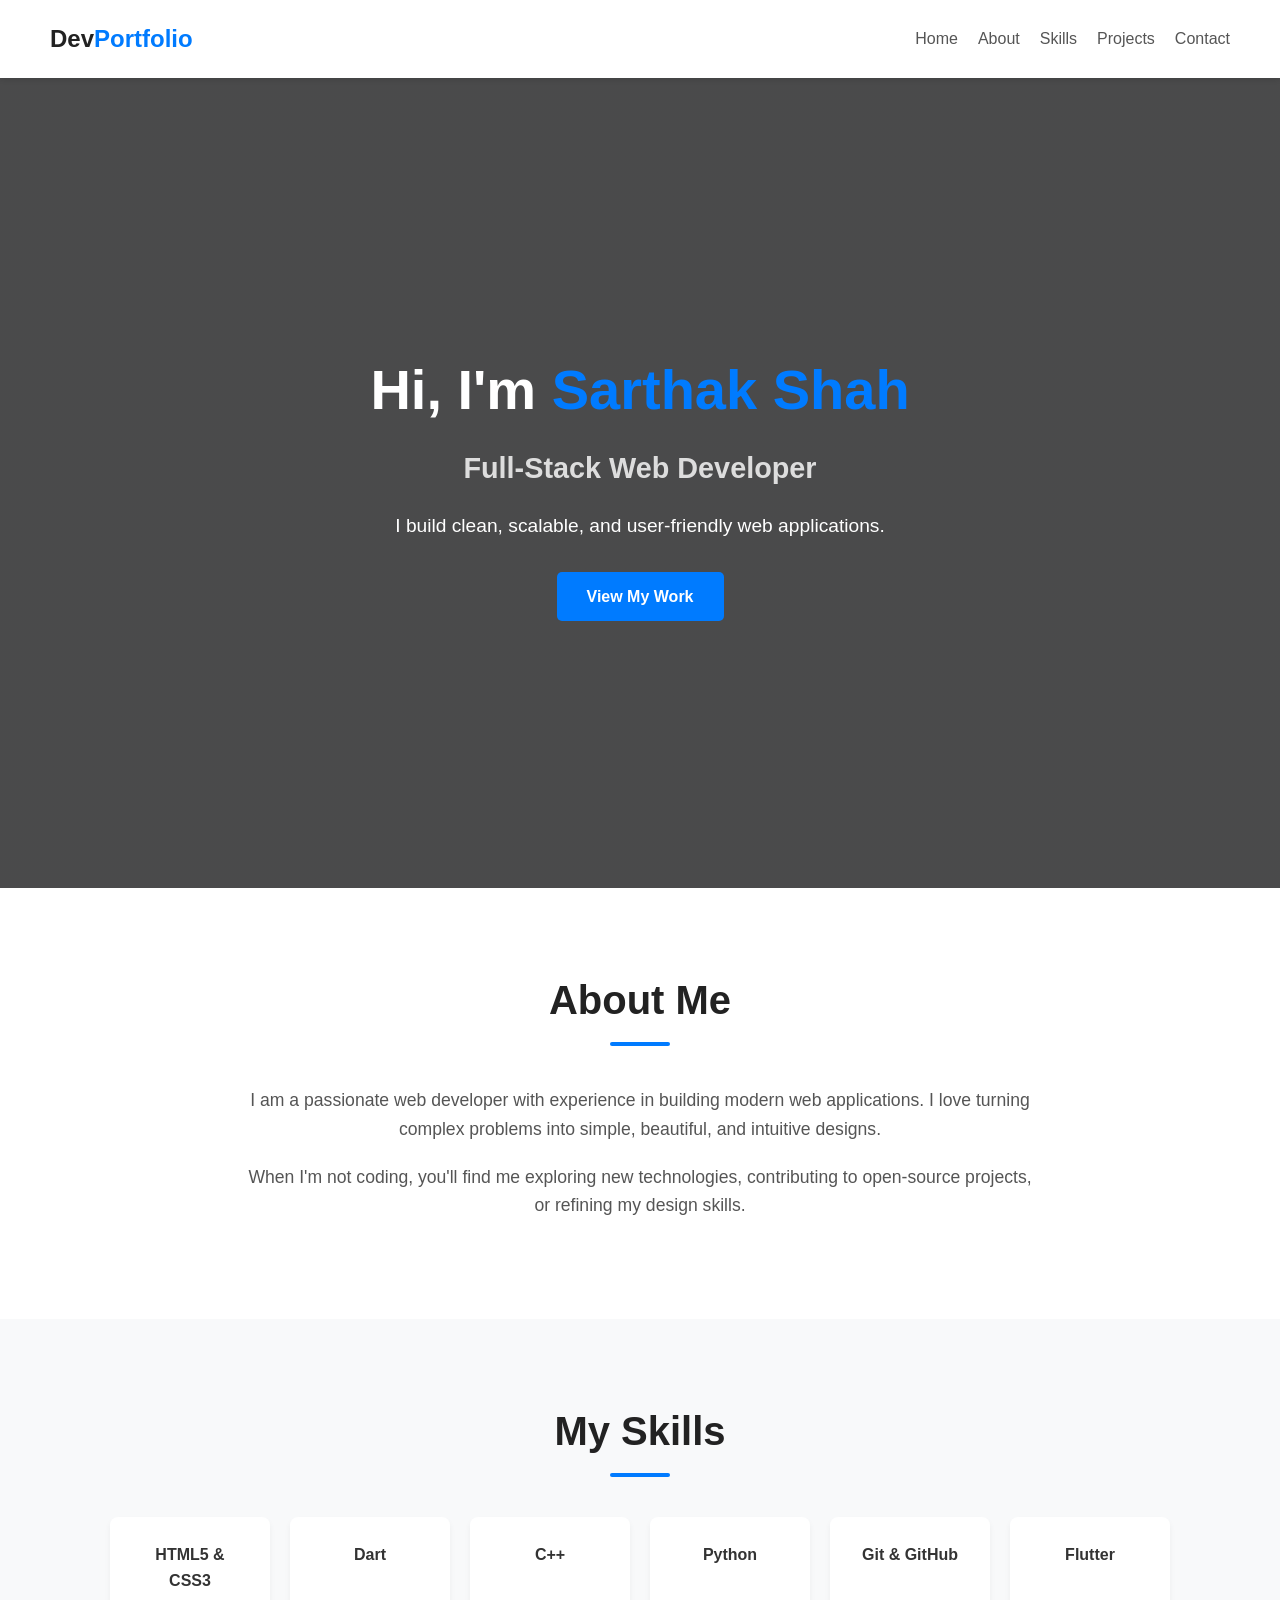
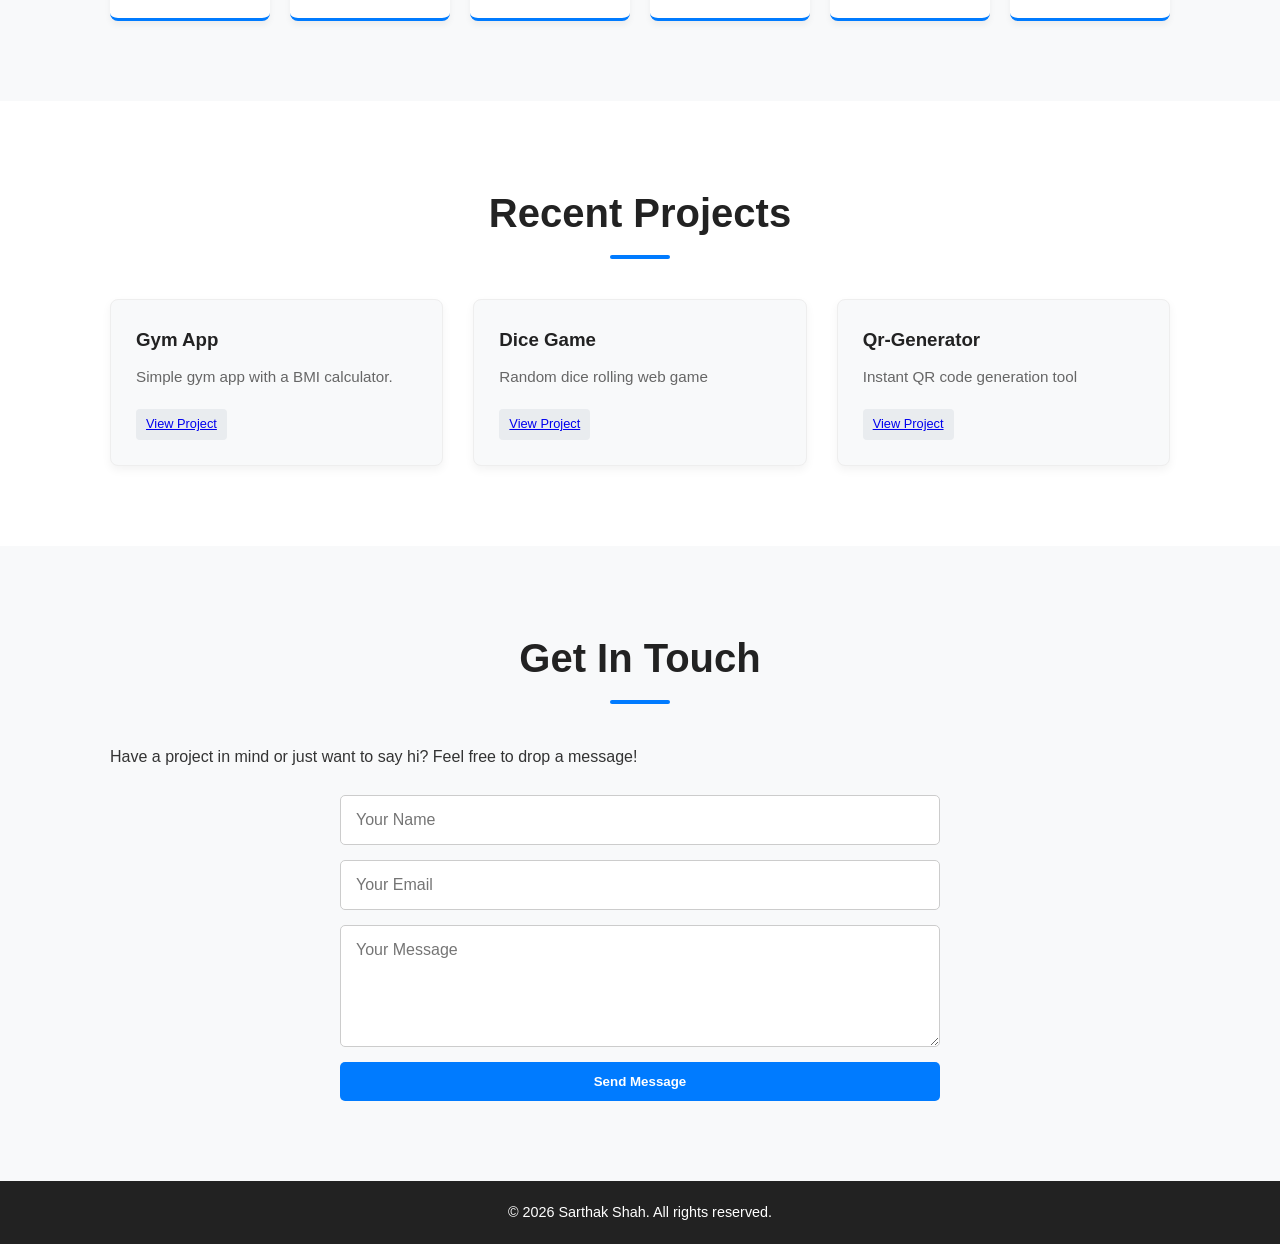
<file: index.html>
<!DOCTYPE html>
<html lang="en">

<head>
    <meta charset="UTF-8">
    <meta name="viewport" content="width=device-width, initial-scale=1.0">
    <title>Web Developer Portfolio</title>
    <link rel="stylesheet" href="style.css">
</head>

<body>

    <header class="navbar">
        <div class="logo">Dev<span>Portfolio</span></div>
        <nav>
            <ul class="nav-links">
                <li><a href="#home">Home</a></li>
                <li><a href="#about">About</a></li>
                <li><a href="#skills">Skills</a></li>
                <li><a href="#projects">Projects</a></li>
                <li><a href="#contact">Contact</a></li>
            </ul>
        </nav>
    </header>

    <section id="home" class="hero">
        <div class="hero-content">
            <h1>Hi, I'm <span class="highlight">Sarthak Shah</span></h1>
            <h2>Full-Stack Web Developer</h2>
            <p>I build clean, scalable, and user-friendly web applications.</p>
            <a href="#projects" class="btn">View My Work</a>
        </div>
    </section>

    <section id="about" class="about">
        <div class="container">
            <h2>About Me</h2>
            <div class="about-flex">
                <div class="about-text">
                    <p>I am a passionate web developer with experience in building modern web applications. I love
                        turning complex problems into simple, beautiful, and intuitive designs.</p>
                    <p>When I'm not coding, you'll find me exploring new technologies, contributing to open-source
                        projects, or refining my design skills.</p>
                </div>
            </div>
        </div>
    </section>

    <section id="skills" class="skills">
        <div class="container">
            <h2>My Skills</h2>
            <div class="skills-grid">
                <div class="skill-card">HTML5 & CSS3</div>
                <div class="skill-card">Dart </div>
                <div class="skill-card">C++</div>
                <div class="skill-card">Python</div>
                <div class="skill-card">Git & GitHub</div>
                <div class="skill-card">Flutter</div>
            </div>
        </div>
    </section>

    <section id="projects" class="projects">
        <div class="container">
            <h2>Recent Projects</h2>
            <div class="projects-grid">
                <div class="project-card">
                    <div class="project-info">
                        <h3>Gym App</h3>
                        <p>Simple gym app with a BMI calculator.</p>
                        <span class="tech-tag"><a href="https://sarthak3622.github.io/fitzonegym/">View Project</a></span>
                    </div>
                </div>
                <div class="project-card">
                    <div class="project-info">
                        <h3>Dice Game</h3>
                        <p>Random dice rolling web game</p>
                        <span class="tech-tag"><a href="Diceegame/index.html" target="_blank">View Project</a></span>
                    </div>
                </div>
                <div class="project-card">
                    <div class="project-info">
                        <h3>Qr-Generator</h3>
                        <p>Instant QR code generation tool</p>
                        <span class="tech-tag"><a href="https://sarthak3622.github.io/qrgenerator/indexx.html" target="_blank">View Project</a></span>
                    </div>
                </div>
            </div>
        </div>
    </section>

    <section id="contact" class="contact">
        <div class="container">
            <h2>Get In Touch</h2>
            <p>Have a project in mind or just want to say hi? Feel free to drop a message!</p><br>
            <form class="contact-form">
                <input type="text" placeholder="Your Name" required>
                <input type="email" placeholder="Your Email" required>
                <textarea rows="5" placeholder="Your Message" required></textarea>
                <button type="submit" class="btn">Send Message</button>
            </form>
        </div>
    </section>

    <footer>
        <p>&copy; 2026 Sarthak Shah. All rights reserved.</p>
    </footer>

</body>

</html>
</file>
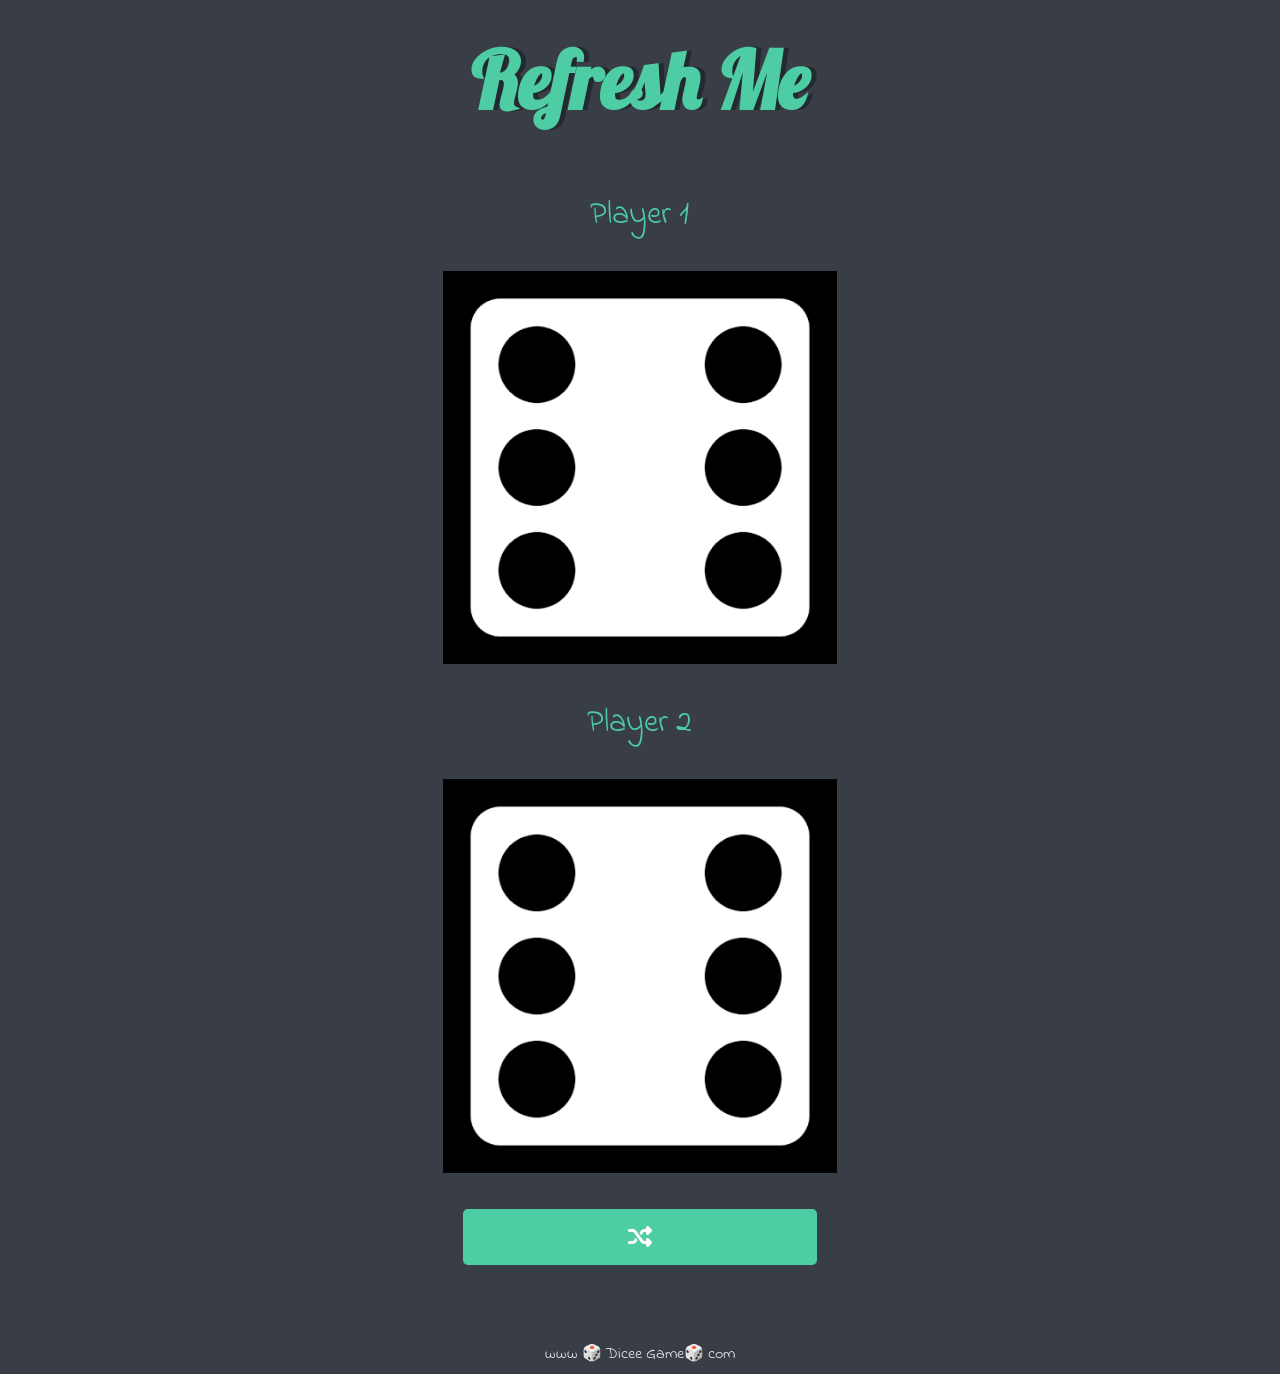
<file: Diceegame/index.html>
<!DOCTYPE html>
<html lang="en" dir="ltr">

<head>
  <meta charset="UTF-8">
  <meta name="viewport" content="width=device-width, initial-scale=1.0">
  <title>Dicee</title>
  <link rel="stylesheet" href="styles.css">
  <link href="https://fonts.googleapis.com/css?family=Indie+Flower|Lobster" rel="stylesheet">
  <link rel="stylesheet" href="https://cdnjs.cloudflare.com/ajax/libs/font-awesome/6.5.1/css/all.min.css"
    integrity="sha512-DTOQO9RWCH3ppGqcWaEA1BIZOC6xxalwEsw9c2QQeAIftl+Vegovlnee1c9QX4TctnWMn13TZye+giMm8e2LwA=="
    crossorigin="anonymous" referrerpolicy="no-referrer" />
</head>

<body>
  <div class="container">
    <h1>Refresh Me</h1>
    <div class="dice">
      <p>Player 1</p>
      <img class="img1" src="./images/dice6.png">
    </div>
    <div class="dice">
      <p>Player 2</p>
      <img class="img2" src="./images/dice6.png">
    </div>
    <div class="button-container">
      <button>
        <i class="fa-solid fa-shuffle"></i>
      </button>
    </div>
  </div>
  <script src="./dice.js"></script>
</body>
<footer>
  www 🎲 Dicee Game🎲 com
</footer>
</body>

</html>
</file>
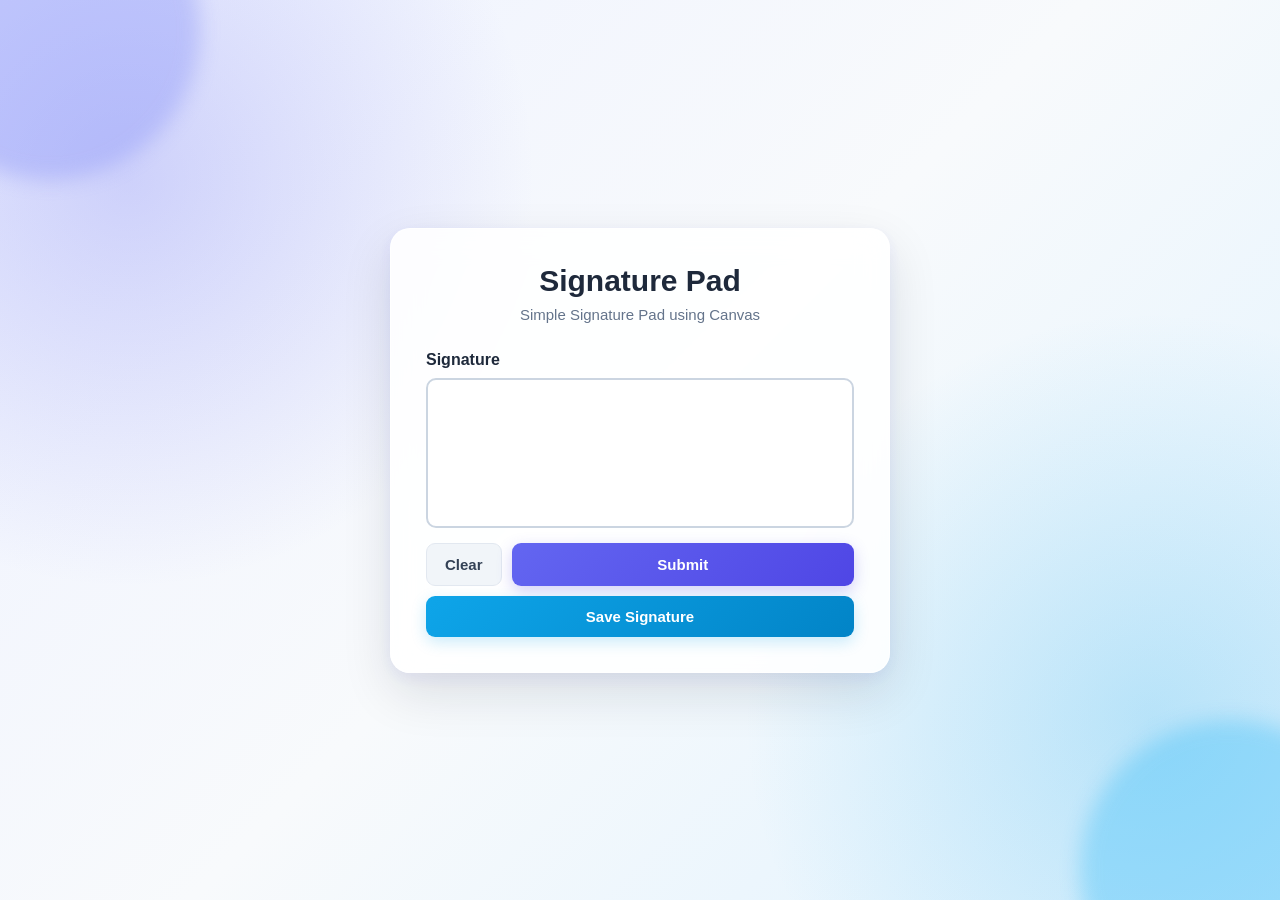
<file: signature_pad/index.html>
<!DOCTYPE html>
<html lang="en">

<head>
  <meta charset="UTF-8">
  <meta name="viewport" content="width=device-width, initial-scale=1.0">
  <title>Signature Pad</title>
  <link rel="stylesheet" href="style.css">
</head>

<body>

  <form class="signature-pad-form">

    <h1>Signature Pad</h1>

    <p class="description">
      Simple Signature Pad using Canvas
    </p>

    <label for="signature">Signature</label>

    <canvas
      id="signature"
      width="300"
      height="150"
      class="signature-pad">
    </canvas>

    <div class="buttons">

      <button type="button" class="clear-button">
        Clear
      </button>

      <button type="submit" class="submit-button">
        Submit
      </button>

    </div>

    <button type="button" class="save-button">
      Save Signature
    </button>

  </form>

  <script src="script.js"></script>

</body>

</html>
</file>
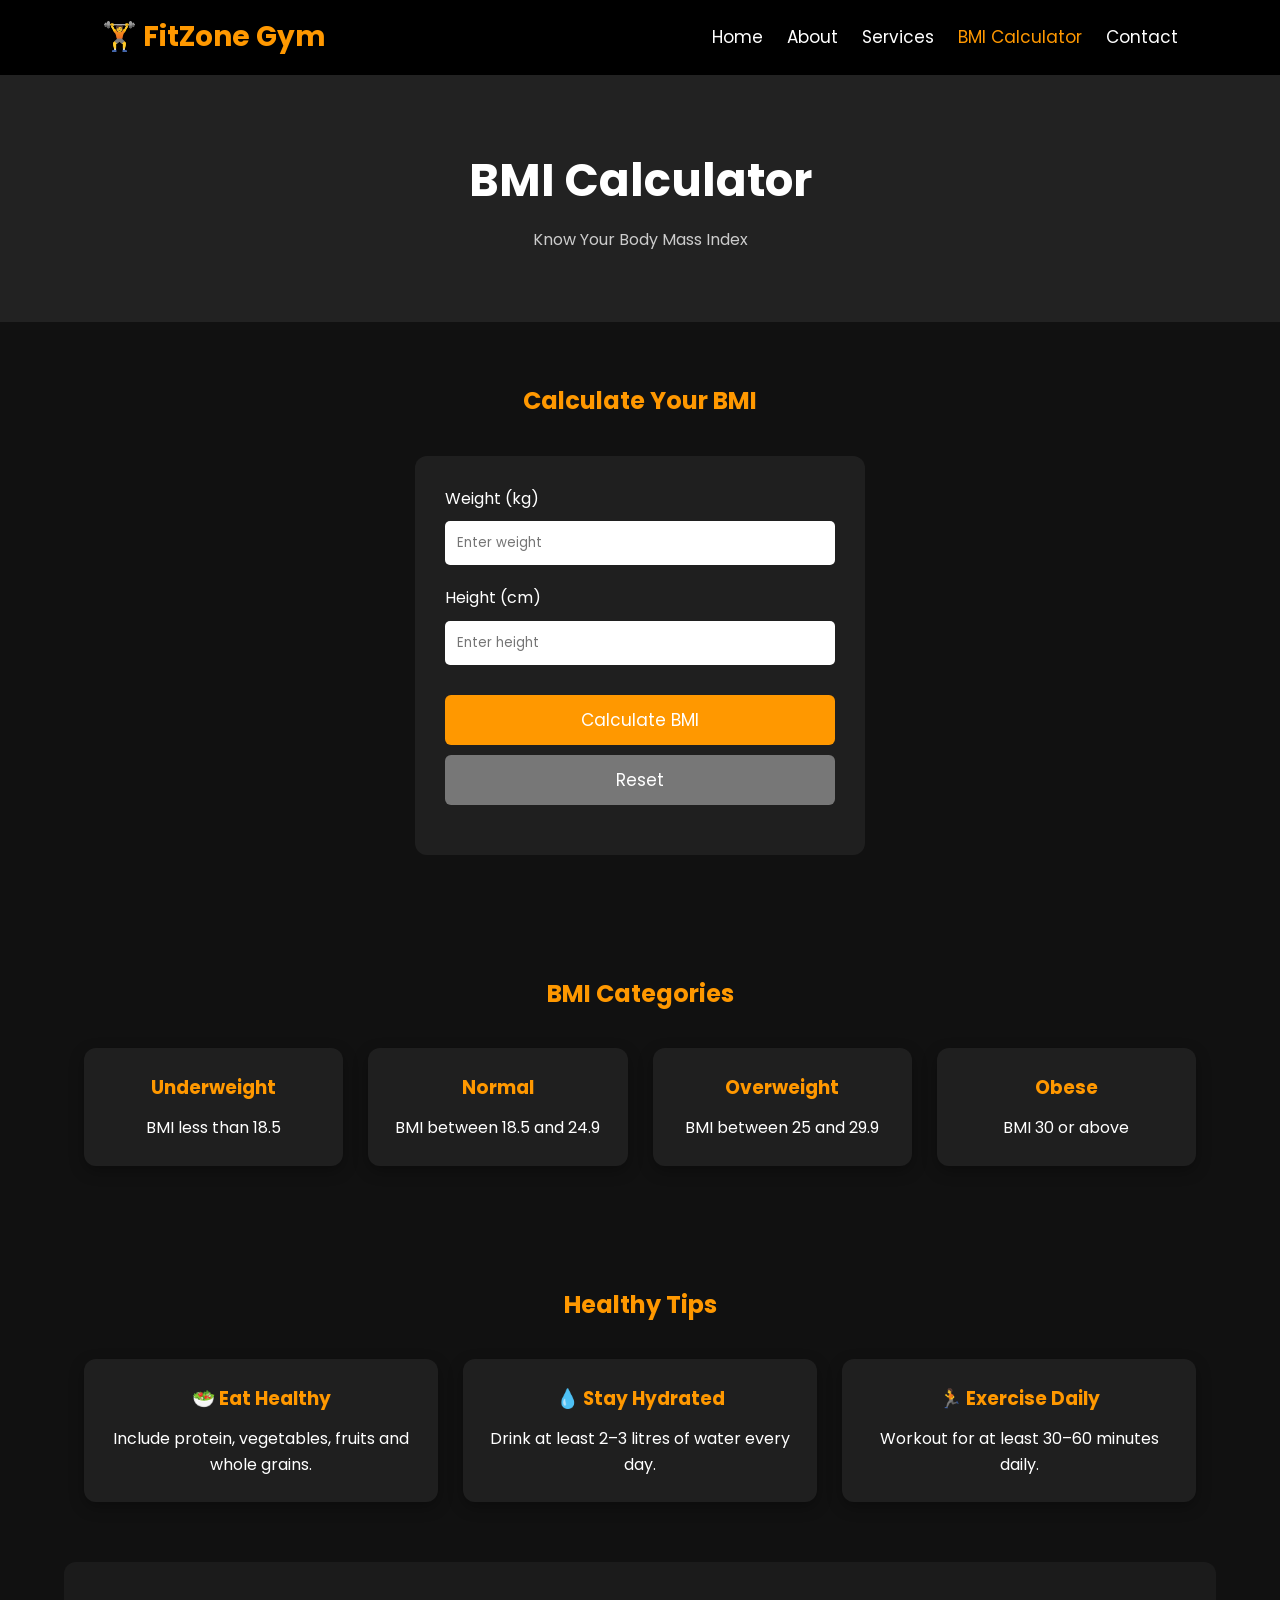
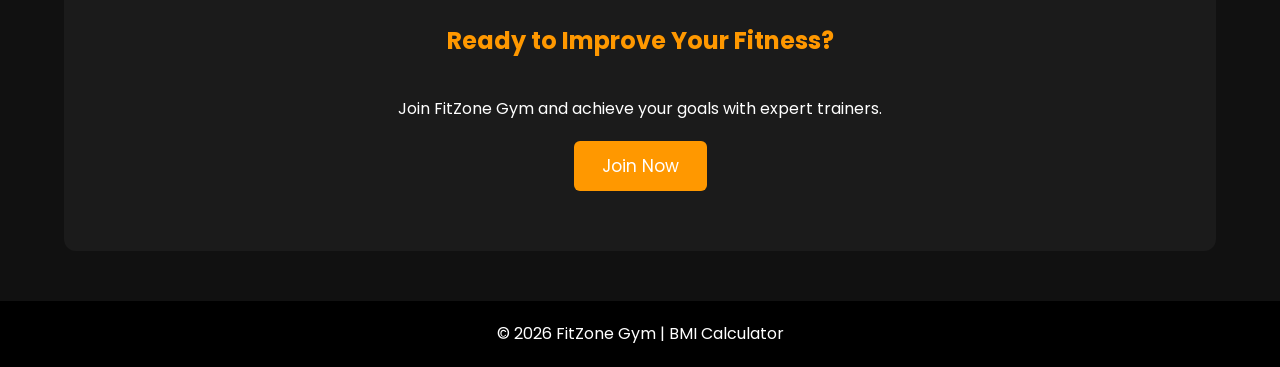
<file: fitzonegym/bmi.html>
<!DOCTYPE html>
<html lang="en">
<head>
    <meta charset="UTF-8">
    <meta name="viewport" content="width=device-width, initial-scale=1.0">
    <title>FitZone Gym | BMI Calculator</title>

    <link rel="stylesheet" href="style.css">

    <link href="https://fonts.googleapis.com/css2?family=Poppins:wght@300;400;600;700&display=swap" rel="stylesheet">
</head>
<body>

<header>

<div class="logo">
🏋️ FitZone Gym
</div>

<nav>
<a href="index.html">Home</a>
<a href="about.html">About</a>
<a href="services.html">Services</a>
<a href="bmi.html" class="active">BMI Calculator</a>
<a href="contact.html">Contact</a>
</nav>

</header>

<!-- Banner -->

<section class="page-banner">

<h1>BMI Calculator</h1>

<p>Know Your Body Mass Index</p>

</section>

<!-- Calculator -->

<section class="calculator">

<h2>Calculate Your BMI</h2>

<div class="bmi-box">

<label>Weight (kg)</label>

<input
type="number"
id="weight"
placeholder="Enter weight">

<label>Height (cm)</label>

<input
type="number"
id="height"
placeholder="Enter height">

<button onclick="calculateBMI()">
Calculate BMI
</button>

<button class="reset-btn" onclick="resetBMI()">
Reset
</button>

<h3 id="result"></h3>

</div>

</section>

<!-- BMI Information -->

<section class="features">

<h2>BMI Categories</h2>

<div class="cards">

<div class="card">
<h3>Underweight</h3>
<p>BMI less than 18.5</p>
</div>

<div class="card">
<h3>Normal</h3>
<p>BMI between 18.5 and 24.9</p>
</div>

<div class="card">
<h3>Overweight</h3>
<p>BMI between 25 and 29.9</p>
</div>

<div class="card">
<h3>Obese</h3>
<p>BMI 30 or above</p>
</div>

</div>

</section>

<!-- Fitness Tips -->

<section class="features">

<h2>Healthy Tips</h2>

<div class="cards">

<div class="card">
<h3>🥗 Eat Healthy</h3>
<p>Include protein, vegetables, fruits and whole grains.</p>
</div>

<div class="card">
<h3>💧 Stay Hydrated</h3>
<p>Drink at least 2–3 litres of water every day.</p>
</div>

<div class="card">
<h3>🏃 Exercise Daily</h3>
<p>Workout for at least 30–60 minutes daily.</p>
</div>

</div>

</section>

<!-- CTA -->

<section class="join">

<h2>Ready to Improve Your Fitness?</h2>

<p>
Join FitZone Gym and achieve your goals with expert trainers.
</p>

<button onclick="joinNow()">
Join Now
</button>

</section>

<footer>

<p>
© 2026 FitZone Gym | BMI Calculator
</p>

</footer>

<script src="script.js"></script>

</body>
</html>
</file>
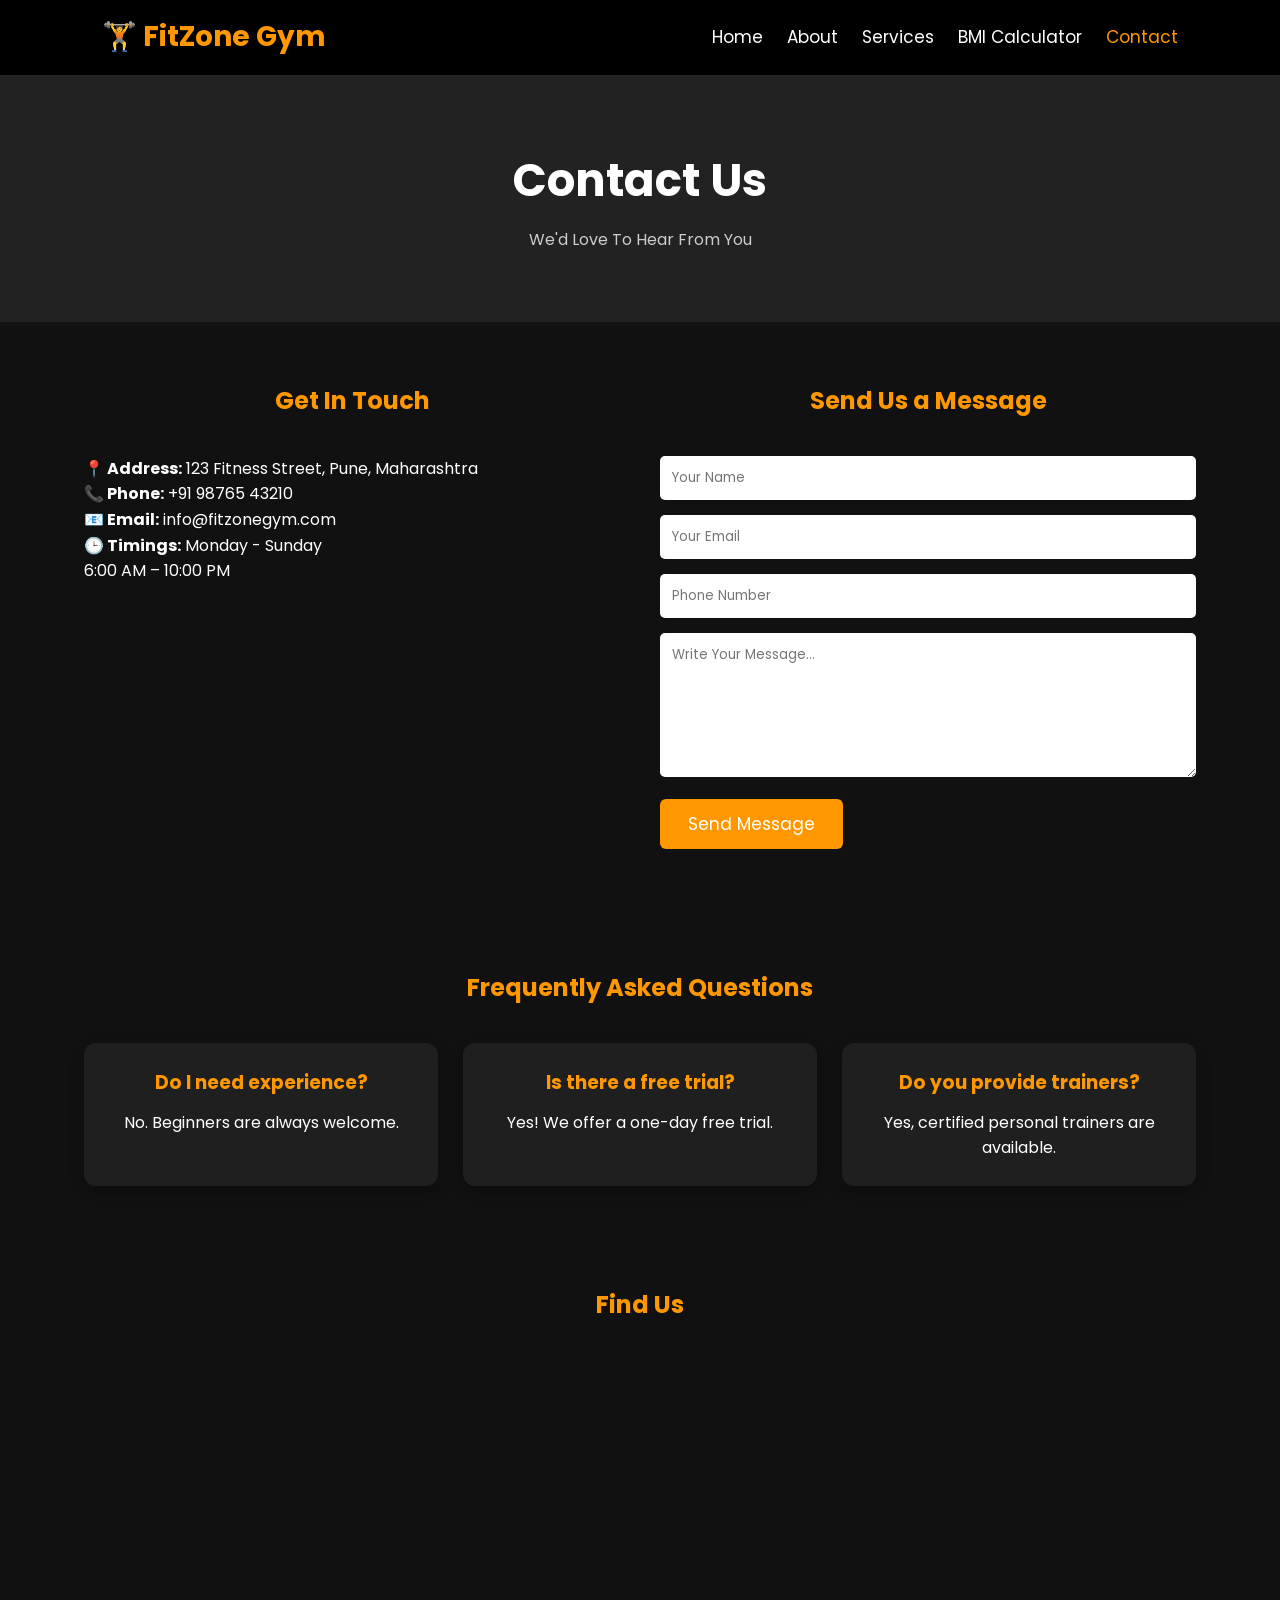
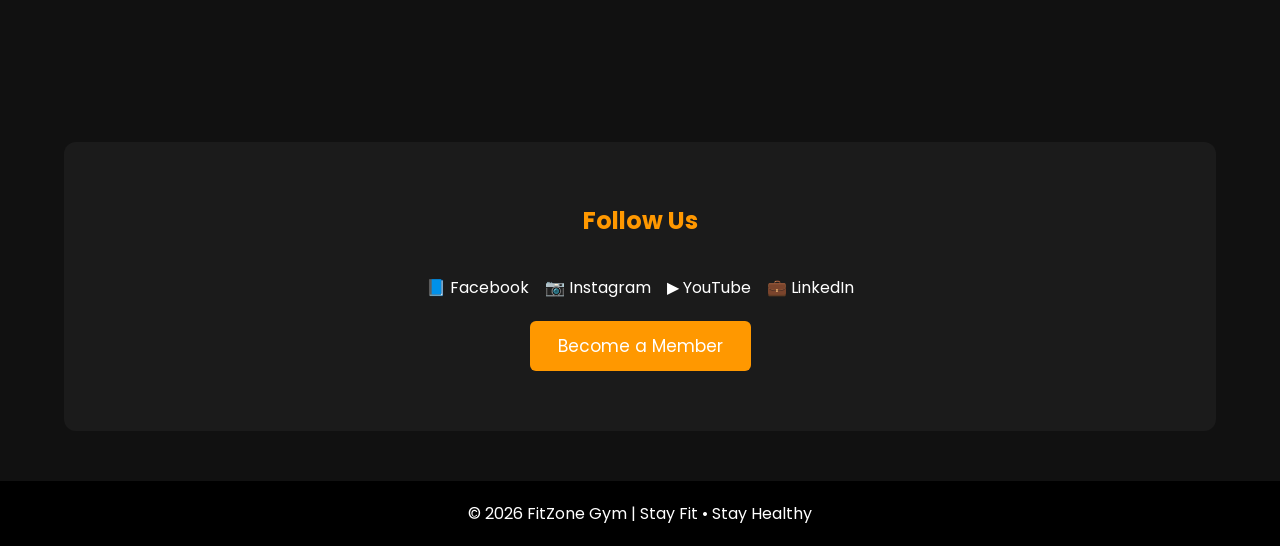
<file: fitzonegym/contact.html>
<!DOCTYPE html>
<html lang="en">
<head>
    <meta charset="UTF-8">
    <meta name="viewport" content="width=device-width, initial-scale=1.0">
    <title>FitZone Gym | Contact</title>

    <link rel="stylesheet" href="style.css">

    <link href="https://fonts.googleapis.com/css2?family=Poppins:wght@300;400;600;700&display=swap" rel="stylesheet">
</head>
<body>

<header>

<div class="logo">
🏋️ FitZone Gym
</div>

<nav>
<a href="index.html">Home</a>
<a href="about.html">About</a>
<a href="services.html">Services</a>
<a href="bmi.html">BMI Calculator</a>
<a href="contact.html" class="active">Contact</a>
</nav>

</header>

<!-- Banner -->

<section class="page-banner">

<h1>Contact Us</h1>

<p>We'd Love To Hear From You</p>

</section>

<!-- Contact Section -->

<section class="contact-section">

<div class="contact-info">

<h2>Get In Touch</h2>

<p><strong>📍 Address:</strong> 123 Fitness Street, Pune, Maharashtra</p>

<p><strong>📞 Phone:</strong> +91 98765 43210</p>

<p><strong>📧 Email:</strong> info@fitzonegym.com</p>

<p><strong>🕒 Timings:</strong> Monday - Sunday<br>
6:00 AM – 10:00 PM</p>

</div>

<div class="contact-form">

<h2>Send Us a Message</h2>

<form onsubmit="submitForm(event)">

<input
type="text"
id="name"
placeholder="Your Name"
required>

<input
type="email"
id="email"
placeholder="Your Email"
required>

<input
type="tel"
id="phone"
placeholder="Phone Number"
required>

<textarea
id="message"
rows="6"
placeholder="Write Your Message..."
required></textarea>

<button type="submit">
Send Message
</button>

</form>

</div>

</section>

<!-- FAQ -->

<section class="features">

<h2>Frequently Asked Questions</h2>

<div class="cards">

<div class="card">
<h3>Do I need experience?</h3>
<p>No. Beginners are always welcome.</p>
</div>

<div class="card">
<h3>Is there a free trial?</h3>
<p>Yes! We offer a one-day free trial.</p>
</div>

<div class="card">
<h3>Do you provide trainers?</h3>
<p>Yes, certified personal trainers are available.</p>
</div>

</div>

</section>

<!-- Google Map -->

<section class="map">

<h2>Find Us</h2>

<iframe
src="https://www.google.com/maps?q=Pune&output=embed"
width="100%"
height="350"
style="border:0;"
allowfullscreen=""
loading="lazy">
</iframe>

</section>

<!-- Social -->

<section class="join">

<h2>Follow Us</h2>

<p>
📘 Facebook &nbsp;&nbsp;
📷 Instagram &nbsp;&nbsp;
▶ YouTube &nbsp;&nbsp;
💼 LinkedIn
</p>

<button onclick="joinNow()">
Become a Member
</button>

</section>

<footer>

<p>
© 2026 FitZone Gym | Stay Fit • Stay Healthy
</p>

</footer>

<script src="script.js"></script>

</body>
</html>
</file>
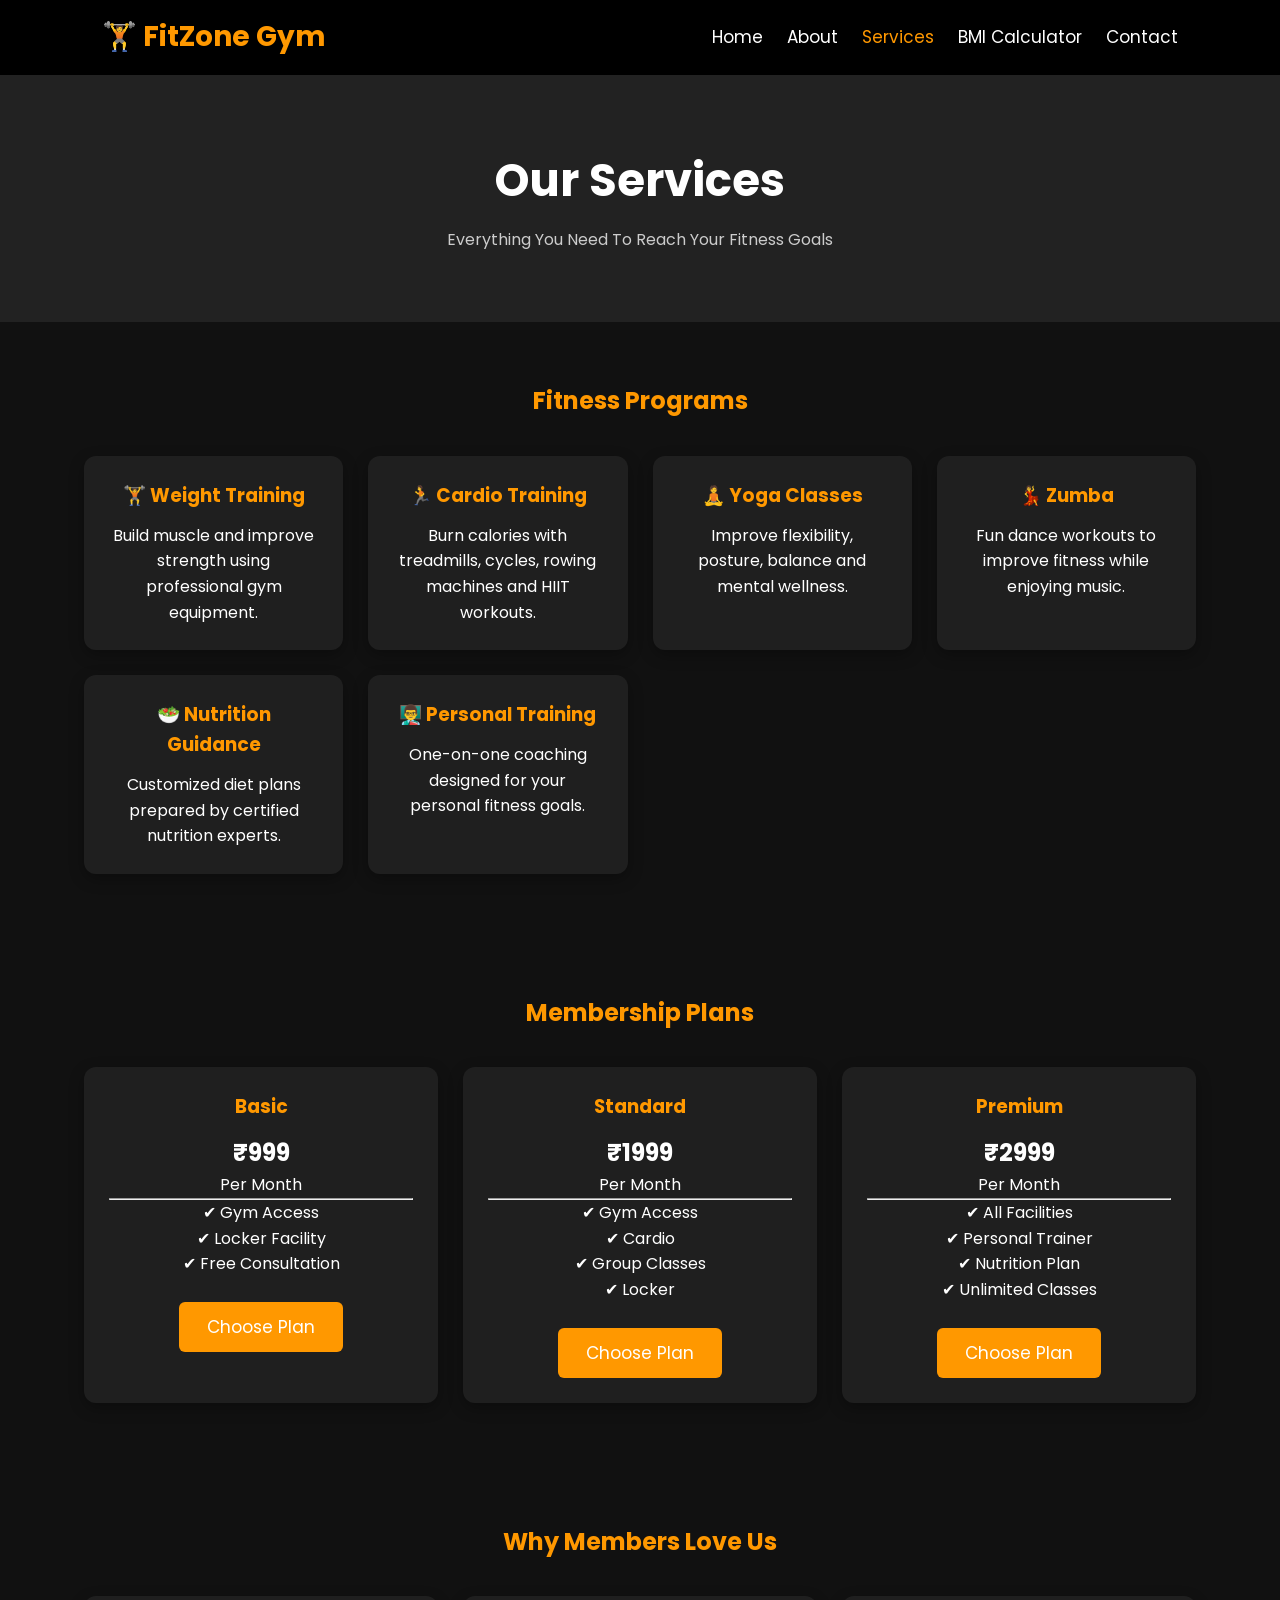
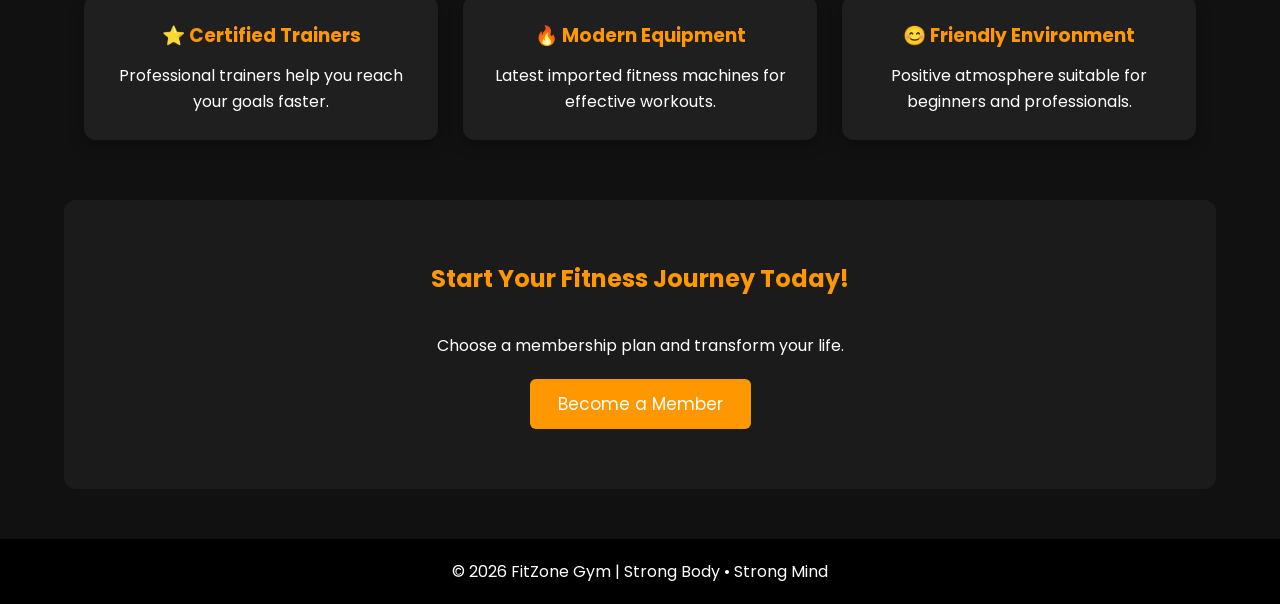
<file: fitzonegym/services.html>
<!DOCTYPE html>
<html lang="en">
<head>
    <meta charset="UTF-8">
    <meta name="viewport" content="width=device-width, initial-scale=1.0">
    <title>FitZone Gym | Services</title>

    <link rel="stylesheet" href="style.css">

    <link href="https://fonts.googleapis.com/css2?family=Poppins:wght@300;400;600;700&display=swap" rel="stylesheet">
</head>
<body>

<header>

<div class="logo">
🏋️ FitZone Gym
</div>

<nav>
<a href="index.html">Home</a>
<a href="about.html">About</a>
<a href="services.html" class="active">Services</a>
<a href="bmi.html">BMI Calculator</a>
<a href="contact.html">Contact</a>
</nav>

</header>

<!-- Page Banner -->

<section class="page-banner">

<h1>Our Services</h1>

<p>Everything You Need To Reach Your Fitness Goals</p>

</section>

<!-- Services -->

<section class="features">

<h2>Fitness Programs</h2>

<div class="cards">

<div class="card">
<h3>🏋️ Weight Training</h3>
<p>
Build muscle and improve strength using
professional gym equipment.
</p>
</div>

<div class="card">
<h3>🏃 Cardio Training</h3>
<p>
Burn calories with treadmills, cycles,
rowing machines and HIIT workouts.
</p>
</div>

<div class="card">
<h3>🧘 Yoga Classes</h3>
<p>
Improve flexibility, posture,
balance and mental wellness.
</p>
</div>

<div class="card">
<h3>💃 Zumba</h3>
<p>
Fun dance workouts to improve
fitness while enjoying music.
</p>
</div>

<div class="card">
<h3>🥗 Nutrition Guidance</h3>
<p>
Customized diet plans prepared
by certified nutrition experts.
</p>
</div>

<div class="card">
<h3>👨‍🏫 Personal Training</h3>
<p>
One-on-one coaching designed
for your personal fitness goals.
</p>
</div>

</div>

</section>

<!-- Membership Plans -->

<section class="plans">

<h2>Membership Plans</h2>

<div class="cards">

<div class="card">

<h3>Basic</h3>

<h1>₹999</h1>

<p>Per Month</p>

<hr>

<p>✔ Gym Access</p>
<p>✔ Locker Facility</p>
<p>✔ Free Consultation</p>

<br>

<button onclick="joinNow()">
Choose Plan
</button>

</div>

<div class="card">

<h3>Standard</h3>

<h1>₹1999</h1>

<p>Per Month</p>

<hr>

<p>✔ Gym Access</p>
<p>✔ Cardio</p>
<p>✔ Group Classes</p>
<p>✔ Locker</p>

<br>

<button onclick="joinNow()">
Choose Plan
</button>

</div>

<div class="card">

<h3>Premium</h3>

<h1>₹2999</h1>

<p>Per Month</p>

<hr>

<p>✔ All Facilities</p>
<p>✔ Personal Trainer</p>
<p>✔ Nutrition Plan</p>
<p>✔ Unlimited Classes</p>

<br>

<button onclick="joinNow()">
Choose Plan
</button>

</div>

</div>

</section>

<!-- Why Join -->

<section class="features">

<h2>Why Members Love Us</h2>

<div class="cards">

<div class="card">
<h3>⭐ Certified Trainers</h3>
<p>
Professional trainers help you
reach your goals faster.
</p>
</div>

<div class="card">
<h3>🔥 Modern Equipment</h3>
<p>
Latest imported fitness machines
for effective workouts.
</p>
</div>

<div class="card">
<h3>😊 Friendly Environment</h3>
<p>
Positive atmosphere suitable for
beginners and professionals.
</p>
</div>

</div>

</section>

<!-- CTA -->

<section class="join">

<h2>Start Your Fitness Journey Today!</h2>

<p>
Choose a membership plan and transform your life.
</p>

<button onclick="joinNow()">
Become a Member
</button>

</section>

<footer>

<p>
© 2026 FitZone Gym | Strong Body • Strong Mind
</p>

</footer>

<script src="script.js"></script>

</body>
</html>
</file>
<file: style.css>
* {
    margin: 0;
    padding: 0;
    box-sizing: border-box;
    font-family: 'Segoe UI', Tahoma, Geneva, Verdana, sans-serif;
    scroll-behavior: smooth;
}

body {
    background-color: #f8f9fa;
    color: #333;
    line-height: 1.6;
}

.container {
    max-width: 1100px;
    margin: 0 auto;
    padding: 80px 20px;
}

h2 {
    text-align: center;
    font-size: 2.5rem;
    margin-bottom: 40px;
    color: #222;
    position: relative;
}

h2::after {
    content: '';
    display: block;
    width: 60px;
    height: 4px;
    background-color: #007bff;
    margin: 10px auto 0 auto;
    border-radius: 2px;
}

.btn {
    display: inline-block;
    padding: 12px 30px;
    background-color: #007bff;
    color: #fff;
    text-decoration: none;
    border-radius: 5px;
    font-weight: 600;
    transition: background 0.3s ease;
    border: none;
    cursor: pointer;
}

.btn:hover {
    background-color: #0056b3;
}

/* --- Navbar --- */
.navbar {
    display: flex;
    justify-content: space-between;
    align-items: center;
    padding: 20px 50px;
    background-color: #fff;
    box-shadow: 0 2px 5px rgba(0, 0, 0, 0.1);
    position: sticky;
    top: 0;
    z-index: 100;
}

.navbar .logo {
    font-size: 1.5rem;
    font-weight: 700;
    color: #222;
}

.navbar .logo span {
    color: #007bff;
}

.nav-links {
    display: flex;
    list-style: none;
}

.nav-links li {
    margin-left: 20px;
}

.nav-links a {
    text-decoration: none;
    color: #555;
    font-weight: 500;
    transition: color 0.3s;
}

.nav-links a:hover {
    color: #007bff;
}

/* --- Hero Section --- */
.hero {
    height: 90vh;
    background: linear-gradient(rgba(0, 0, 0, 0.7), rgba(0, 0, 0, 0.7)), url('https://images.unsplash.com/photo-1555066931-4365d14bab8c?q=80&w=1470') no-repeat center center/cover;
    display: flex;
    justify-content: center;
    align-items: center;
    text-align: center;
    color: #fff;
    padding: 0 20px;
}

.hero h1 {
    font-size: 3.5rem;
    margin-bottom: 10px;
}

.hero .highlight {
    color: #007bff;
}

.hero h2 {
    font-size: 1.8rem;
    color: #ddd;
    margin-bottom: 20px;
}

.hero h2::after {
    display: none;
    /* Removes the underline style from global h2 */
}

.hero p {
    font-size: 1.2rem;
    margin-bottom: 30px;
    max-width: 600px;
    margin-left: auto;
    margin-right: auto;
}

/* --- About Section --- */
.about {
    background-color: #fff;
}

.about-text {
    max-width: 800px;
    margin: 0 auto;
    text-align: center;
    font-size: 1.1rem;
    color: #555;
}

.about-text p {
    margin-bottom: 20px;
}

/* --- Skills Section --- */
.skills-grid {
    display: grid;
    grid-template-columns: repeat(auto-fit, minmax(150px, 1fr));
    gap: 20px;
    text-align: center;
}

.skill-card {
    background-color: #fff;
    padding: 25px;
    border-radius: 8px;
    font-weight: 600;
    box-shadow: 0 4px 6px rgba(0, 0, 0, 0.05);
    border-bottom: 3px solid #007bff;
}

/* --- Projects Section --- */
.projects {
    background-color: #fff;
}

.projects-grid {
    display: grid;
    grid-template-columns: repeat(auto-fit, minmax(300px, 1fr));
    gap: 30px;
}

.project-card {
    background-color: #f8f9fa;
    border-radius: 8px;
    overflow: hidden;
    box-shadow: 0 4px 10px rgba(0, 0, 0, 0.05);
    transition: transform 0.3s ease;
    border: 1px solid #eee;
}

.project-card:hover {
    transform: translateY(-5px);
}

.project-info {
    padding: 25px;
}

.project-info h3 {
    margin-bottom: 10px;
    color: #222;
}

.project-info p {
    color: #666;
    font-size: 0.95rem;
    margin-bottom: 20px;
}

.tech-tag {
    display: inline-block;
    background-color: #e9ecef;
    color: #495057;
    padding: 5px 10px;
    font-size: 0.8rem;
    border-radius: 4px;
    margin-right: 5px;
    font-weight: 500;
}

/* --- Contact Section --- */
.contact-form {
    max-width: 600px;
    margin: 0 auto;
    display: flex;
    flex-direction: column;
    gap: 15px;
}

.contact-form input,
.contact-form textarea {
    width: 100%;
    padding: 15px;
    border: 1px solid #ccc;
    border-radius: 5px;
    font-size: 1rem;
    outline: none;
}

.contact-form input:focus,
.contact-form textarea:focus {
    border-color: #007bff;
}

/* --- Footer --- */
footer {
    background-color: #222;
    color: #fff;
    text-align: center;
    padding: 20px;
    font-size: 0.9rem;
}

/* --- Responsive Media Queries --- */
@media (max-width: 768px) {
    .navbar {
        flex-direction: column;
        gap: 15px;
        padding: 15px;
    }

    .nav-links li {
        margin: 0 10px;
    }

    .hero h1 {
        font-size: 2.5rem;
    }

    .hero h2 {
        font-size: 1.4rem;
    }
}
</file>
<file: Diceegame/styles.css>
.container {
    width: 70%;
    margin: auto;
    text-align: center;
}

.dice {
    text-align: center;
    display: inline-block;

}

body {
    background-color: #393E46;
}

h1 {
    margin: 30px;
    font-family: 'Lobster', cursive;
    text-shadow: 5px 0 #232931;
    font-size: 5rem;
    color: #4ECCA3;
}

p {
    font-size: 2rem;
    font-family: Indie Flower, cursive;
    color: #4ECCA3;
}

img {
    width: 88%;
}

.button-container {
    margin-top: 2rem;
    width: 100%;
    height: 70px;
    display: flex;
    justify-content: center;
    text-align: center;
}

button {
    width: 40%;
    height: 80%;
    font-size: 24px;
    color: white;
    border: none;
    outline: none;
    cursor: pointer;
    border-radius: 5px;
    background-color: #4ECCA3;
}

button:hover {
    background-color: #4ECCA3;
    transform: scale(1.05);
    box-shadow: 0 0 20px rgba(4, 217, 18, 0.8);
}

footer {
    margin-top: 5%;
    color: #EEEEEE;
    text-align: center;
    font-family: 'Indie Flower', cursive;
}
</file>
<file: signature_pad/style.css>
:root {
  --primary-color: #1e293b;
  --background-color: #eef2ff;
  --border-color: #dbeafe;
  --light-color: #64748b;
  --accent-color: #6366f1;
  --accent-dark: #4f46e5;
}

* {
  box-sizing: border-box;
}

body {
  margin: 0;
  min-height: 100vh;
  padding: 30px 15px;

  display: flex;
  justify-content: center;
  align-items: center;

  font-family: Arial, Helvetica, sans-serif;

  /* Beautiful gradient background */
  background:
    radial-gradient(
      circle at 10% 20%,
      rgba(99, 102, 241, 0.25),
      transparent 30%
    ),
    radial-gradient(
      circle at 90% 80%,
      rgba(14, 165, 233, 0.22),
      transparent 30%
    ),
    linear-gradient(
      135deg,
      #eef2ff 0%,
      #f8fafc 50%,
      #e0f2fe 100%
    );

  position: relative;
  overflow: hidden;
}

/* Decorative background circles */
body::before,
body::after {
  content: "";
  position: fixed;

  width: 300px;
  height: 300px;

  border-radius: 50%;

  filter: blur(10px);
  opacity: 0.35;

  pointer-events: none;
  z-index: 0;
}

body::before {
  top: -120px;
  left: -100px;

  background: #818cf8;
}

body::after {
  right: -100px;
  bottom: -120px;

  background: #38bdf8;
}

/* Main card */
.signature-pad-form {
  position: relative;
  z-index: 1;

  width: 100%;
  max-width: 500px;

  padding: 35px;

  background: rgba(255, 255, 255, 0.88);

  border: 1px solid rgba(255, 255, 255, 0.8);
  border-radius: 20px;

  /* Glass effect */
  backdrop-filter: blur(15px);
  -webkit-backdrop-filter: blur(15px);

  box-shadow:
    0 20px 50px rgba(15, 23, 42, 0.12),
    0 5px 15px rgba(99, 102, 241, 0.08);
}

/* Heading */
h1 {
  margin: 0 0 8px;

  color: var(--primary-color);

  font-size: 30px;
  font-weight: 700;

  text-align: center;
}

/* Description */
.description {
  margin: 0 0 28px;

  color: var(--light-color);

  font-size: 15px;
  text-align: center;
}

/* Label */
label {
  display: block;

  margin-bottom: 9px;

  font-weight: bold;
  color: var(--primary-color);
}

/* Signature canvas */
.signature-pad {
  display: block;

  width: 100%;
  height: 150px;

  background: #ffffff;

  border: 2px solid #cbd5e1;
  border-radius: 10px;

  cursor: crosshair;

  touch-action: none;

  transition:
    border-color 0.2s ease,
    box-shadow 0.2s ease;
}

.signature-pad:hover,
.signature-pad:focus {
  border-color: var(--accent-color);

  box-shadow:
    0 0 0 3px rgba(99, 102, 241, 0.12);
}

/* Buttons container */
.buttons {
  display: flex;

  gap: 10px;

  margin-top: 15px;
}

/* General button */
button {
  border: none;
  border-radius: 9px;

  padding: 12px 18px;

  font-size: 15px;
  font-weight: bold;

  cursor: pointer;

  transition:
    transform 0.2s ease,
    box-shadow 0.2s ease,
    background 0.2s ease;
}

button:hover {
  transform: translateY(-2px);
}

button:active {
  transform: translateY(0);
}

/* Clear button */
.clear-button {
  background: #f1f5f9;

  color: #334155;

  border: 1px solid #e2e8f0;
}

.clear-button:hover {
  background: #e2e8f0;

  box-shadow: 0 5px 12px rgba(15, 23, 42, 0.08);
}

/* Submit button */
.submit-button {
  flex: 1;

  background: linear-gradient(
    135deg,
    #6366f1,
    #4f46e5
  );

  color: white;

  box-shadow:
    0 5px 15px rgba(79, 70, 229, 0.25);
}

.submit-button:hover {
  background: linear-gradient(
    135deg,
    #4f46e5,
    #4338ca
  );

  box-shadow:
    0 8px 20px rgba(79, 70, 229, 0.35);
}

/* Save button */
.save-button {
  width: 100%;

  margin-top: 10px;

  background: linear-gradient(
    135deg,
    #0ea5e9,
    #0284c7
  );

  color: white;

  box-shadow:
    0 5px 15px rgba(14, 165, 233, 0.22);
}

.save-button:hover {
  background: linear-gradient(
    135deg,
    #0284c7,
    #0369a1
  );

  box-shadow:
    0 8px 20px rgba(14, 165, 233, 0.3);
}

/* Submitted signature */
.signature-result {
  display: block;

  width: 100%;
  max-width: 300px;

  margin: 20px auto 0;

  padding: 10px;

  background: white;

  border: 1px solid #e2e8f0;
  border-radius: 8px;

  box-shadow:
    0 5px 15px rgba(15, 23, 42, 0.08);
}

/* Mobile */
@media (max-width: 500px) {
  body {
    padding: 15px;

    align-items: flex-start;
  }

  .signature-pad-form {
    margin-top: 20px;

    padding: 25px 20px;

    border-radius: 16px;
  }

  h1 {
    font-size: 24px;
  }

  .description {
    margin-bottom: 22px;
  }
}
</file>
<file: fitzonegym/style.css>
/* Google Font */
*{
    margin:0;
    padding:0;
    box-sizing:border-box;
    font-family:'Poppins',sans-serif;
}

html{
    scroll-behavior:smooth;
}

body{
    background:#111;
    color:#fff;
    line-height:1.6;
}

/* Header */
header{
    background:#000;
    display:flex;
    justify-content:space-between;
    align-items:center;
    padding:15px 8%;
    position:sticky;
    top:0;
    z-index:1000;
}

.logo{
    font-size:28px;
    font-weight:bold;
    color:#ff9800;
}

nav a{
    color:white;
    text-decoration:none;
    margin-left:20px;
    font-size:17px;
    transition:.3s;
}

nav a:hover,
nav a.active{
    color:#ff9800;
}

/* Hero */
.hero{
    height:90vh;
    background:linear-gradient(rgba(0,0,0,.6),rgba(0,0,0,.6)),
    url("https://images.unsplash.com/photo-1517836357463-d25dfeac3438?w=1600");
    background-size:cover;
    background-position:center;
    display:flex;
    justify-content:center;
    align-items:center;
    text-align:center;
    padding:20px;
}

.hero-content h1{
    font-size:60px;
    margin-bottom:20px;
}

.hero-content p{
    font-size:20px;
    margin-bottom:30px;
}

.btn,
button{
    display:inline-block;
    padding:12px 28px;
    background:#ff9800;
    color:white;
    border:none;
    border-radius:6px;
    text-decoration:none;
    cursor:pointer;
    font-size:17px;
    transition:.3s;
}

.btn:hover,
button:hover{
    background:#ff5722;
    transform:translateY(-3px);
}

/* Page Banner */
.page-banner{
    background:#222;
    text-align:center;
    padding:70px 20px;
}

.page-banner h1{
    font-size:45px;
}

.page-banner p{
    margin-top:10px;
    color:#ccc;
}

/* Sections */
.features,
.about-section,
.calculator,
.contact-section,
.plans,
.trainers,
.join,
.timings{
    width:90%;
    max-width:1200px;
    margin:auto;
    padding:60px 20px;
}

.features h2,
.about-section h2,
.calculator h2,
.contact-section h2,
.plans h2,
.trainers h2,
.join h2,
.timings h2{
    text-align:center;
    margin-bottom:35px;
    color:#ff9800;
}

/* Cards */
.cards{
    display:grid;
    grid-template-columns:repeat(auto-fit,minmax(250px,1fr));
    gap:25px;
}

.card{
    background:#1f1f1f;
    padding:25px;
    border-radius:12px;
    text-align:center;
    transition:.3s;
    box-shadow:0 5px 15px rgba(0,0,0,.3);
}

.card:hover{
    transform:translateY(-8px);
    background:#2d2d2d;
}

.card img{
    width:100%;
    border-radius:10px;
    margin-bottom:15px;
}

.card h3{
    margin-bottom:12px;
    color:#ff9800;
}

/* About */
.about-section{
    display:flex;
    flex-wrap:wrap;
    gap:40px;
    align-items:center;
}

.about-text{
    flex:1;
}

.about-image{
    flex:1;
}

.about-image img{
    width:100%;
    border-radius:12px;
}

/* Table */
table{
    width:100%;
    border-collapse:collapse;
    margin-top:20px;
}

table th,
table td{
    border:1px solid #444;
    padding:15px;
    text-align:center;
}

table th{
    background:#ff9800;
}

/* BMI */
.bmi-box{
    max-width:450px;
    margin:auto;
    background:#1f1f1f;
    padding:30px;
    border-radius:12px;
}

.bmi-box input{
    width:100%;
    padding:12px;
    margin:10px 0 20px;
    border:none;
    border-radius:5px;
}

.bmi-box button{
    width:100%;
    margin-top:10px;
}

.reset-btn{
    background:#777;
}

.reset-btn:hover{
    background:#555;
}

#result{
    margin-top:20px;
    text-align:center;
    color:#00e676;
    font-size:20px;
    font-weight:bold;
}

/* Contact */
.contact-section{
    display:grid;
    grid-template-columns:1fr 1fr;
    gap:40px;
}

.contact-form input,
.contact-form textarea{
    width:100%;
    padding:12px;
    margin-bottom:15px;
    border:none;
    border-radius:5px;
}

/* Join Section */
.join{
    text-align:center;
    background:#1b1b1b;
    border-radius:12px;
    margin-bottom:50px;
}

.join p{
    margin:20px 0;
}

/* Map */
.map{
    width:90%;
    max-width:1200px;
    margin:40px auto;
    text-align:center;
}

.map h2{
    color:#ff9800;
    margin-bottom:20px;
}

iframe{
    border-radius:12px;
}

/* Footer */
footer{
    background:#000;
    color:white;
    text-align:center;
    padding:20px;
    margin-top:40px;
}

/* Responsive */
@media(max-width:768px){

header{
    flex-direction:column;
}

nav{
    margin-top:15px;
}

nav a{
    display:block;
    margin:10px 0;
}

.hero-content h1{
    font-size:40px;
}

.contact-section{
    grid-template-columns:1fr;
}

.about-section{
    flex-direction:column;
}

.page-banner h1{
    font-size:35px;
}

}
</file>
